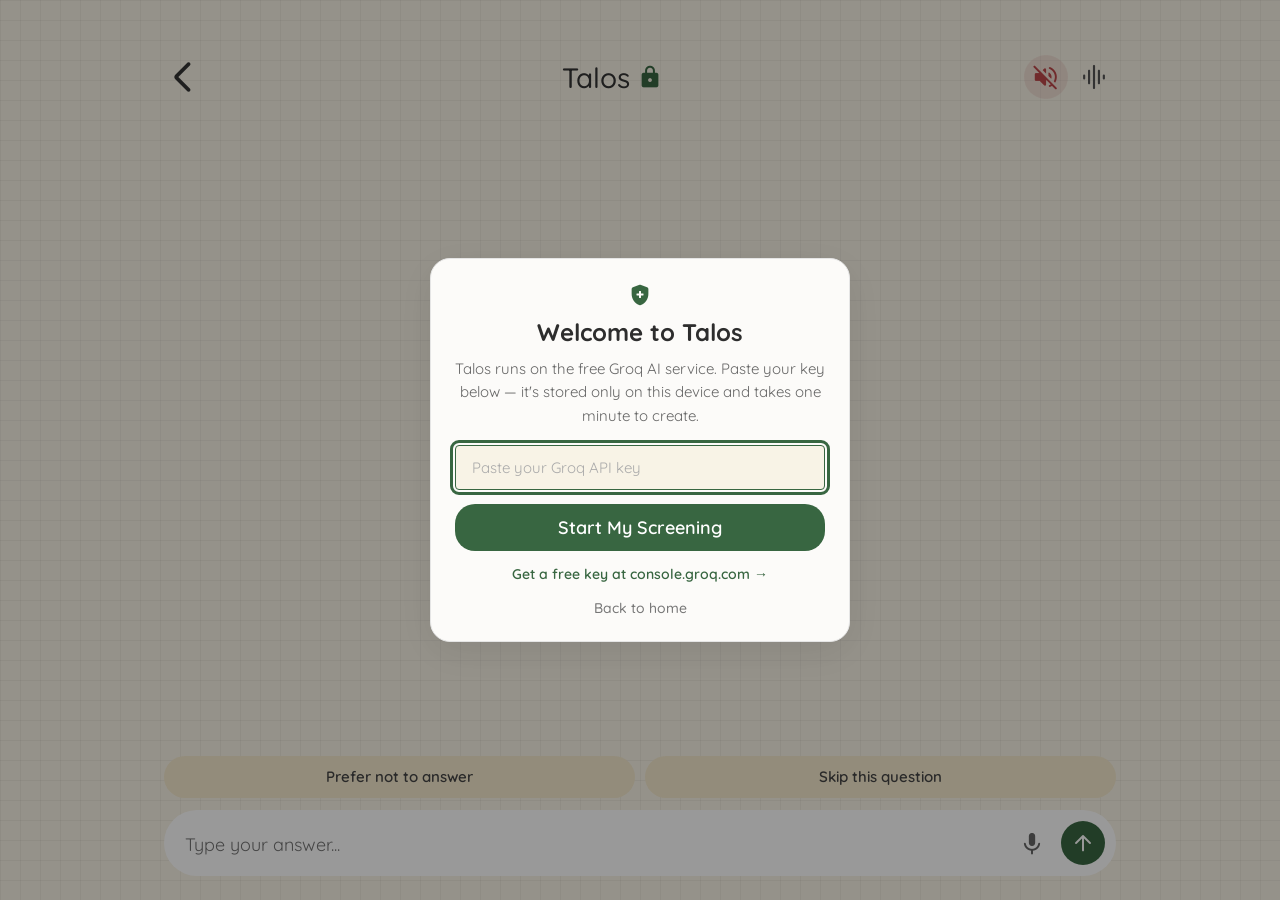
<file: html/chat.html>
<!doctype html>
<html lang="en">
<head>
    <meta charset="UTF-8" />
    <meta name="viewport" content="width=device-width, initial-scale=1.0" />
    <title>Talos Care - Chat</title>
    <link rel="stylesheet" href="../styles.css">
    <link rel="stylesheet" href="https://fonts.googleapis.com/css2?family=Material+Symbols+Rounded:opsz,wght,FILL,GRAD@48,600,1,0" />
</head>
<body class="chat-layout">
    <div class="mobile-container">

        <header class="app-header">
            <button class="back-btn" aria-label="Back" data-navigate="../index.html">
                <span class="material-symbols-rounded">arrow_back_ios_new</span>
            </button>
            <h1 class="flex-center-gap">
                Talos
                <span class="material-symbols-rounded icon-lock">lock</span>
            </h1>
            <div class="header-actions">
                <button id="muteToggleBtn" class="voice-mode-btn" title="Mute AI voice" aria-label="Mute AI voice">
                    <span class="material-symbols-rounded">volume_up</span>
                </button>
                <button id="voiceModeBtn" class="voice-mode-btn" title="Voice conversation mode" aria-label="Voice conversation mode">
                    <span class="material-symbols-rounded">graphic_eq</span>
                </button>
            </div>
        </header>

        <!-- Text chat area -->
        <main class="chat-area" id="chatContainer">
            <div class="chat-history" id="chatHistory" aria-live="polite"></div>
        </main>

        <!-- Text input -->
        <div class="chat-input-wrapper" id="inputWrapper">
            <div id="activeInputArea">
                <div class="quick-replies">
                    <button class="btn-quick-reply" data-quick-reply="Prefer not to answer" data-i18n="prefer_not">Prefer not to answer</button>
                    <button class="btn-quick-reply" data-quick-reply="Skip this question" data-i18n="skip_question">Skip this question</button>
                </div>
                <div class="input-box">
                    <textarea id="chatInput" rows="1" placeholder="Type your answer..." data-i18n-ph="type_answer"></textarea>
                    <button class="btn-mic" id="micButton" title="Voice input" aria-label="Voice input">
                        <span class="material-symbols-rounded">mic</span>
                    </button>
                    <button class="btn-send" id="sendBtn" aria-label="Send message">
                        <span class="material-symbols-rounded">arrow_upward</span>
                    </button>
                </div>
            </div>
        </div>

        <!-- Review button (hidden until complete) -->
        <button id="reviewButton" class="btn-primary w-full-btn mb-24 hidden" data-navigate="review.html">
            <span class="text-large font-bold" data-i18n="review_summary_btn">Review My Summary</span>
        </button>

    </div>

    <!-- =====================================================
         VOICE ORB OVERLAY
         Full-screen voice-to-voice interface.
         Hidden by default, shown when voice mode is active.
         ===================================================== -->
    <div id="voiceOrb" class="voice-orb-screen hidden">

        <!-- Top: AI response text -->
        <div class="orb-response-area">
            <p id="orbResponse" class="orb-response-text"></p>
        </div>

        <!-- Center: The orb -->
        <div class="orb-center">
            <div class="orb-container" id="orbContainer">
                <!-- Outer ripple rings (state-driven) -->
                <div class="orb-ring orb-ring-3"></div>
                <div class="orb-ring orb-ring-2"></div>
                <div class="orb-ring orb-ring-1"></div>
                <!-- Core orb -->
                <div class="orb-core">
                    <div class="orb-inner"></div>
                </div>
            </div>
            <p id="orbStateLabel" class="orb-state-label">Listening...</p>
        </div>

        <!-- Bottom: User transcript -->
        <div class="orb-transcript-area">
            <p id="orbTranscript" class="orb-transcript-text"></p>
        </div>

        <!-- Controls -->
        <div class="orb-controls">
            <button class="orb-close-btn" id="orbCloseBtn" aria-label="Exit voice mode" onclick="document.getElementById('voiceModeBtn').click()">
                <span class="material-symbols-rounded">close</span>
            </button>
        </div>

    </div>
    <!-- One-time welcome: shown only when no AI key is saved yet -->
    <div id="welcomeSetup" class="modal-overlay hidden" role="dialog" aria-modal="true" aria-labelledby="welcomeTitle">
        <div class="modal-box welcome-box">
            <span class="material-symbols-rounded welcome-icon">health_and_safety</span>
            <h3 id="welcomeTitle">Welcome to Talos</h3>
            <p>Talos runs on the free Groq AI service. Paste your key below — it's stored only on this device and takes one minute to create.</p>
            <input type="password" id="welcomeKeyInput" class="settings-key-input" placeholder="Paste your Groq API key" aria-label="Groq API key" autocomplete="off">
            <button class="modal-btn modal-btn-primary w-full-padded" id="btnWelcomeStart" style="margin-top:14px;">
                Start My Screening
            </button>
            <a class="welcome-link" href="https://console.groq.com/keys" target="_blank" rel="noopener">
                Get a free key at console.groq.com →
            </a>
            <button class="welcome-back" data-navigate="../index.html">Back to home</button>
        </div>
    </div>

<script src="../js/error-handler.js"></script>
    <script src="../js/i18n.js"></script>
    <script src="../js/global.js"></script>
    <script src="../js/tts.js"></script>
    <script src="../js/chat.js"></script>
</body>
</html>
</file>
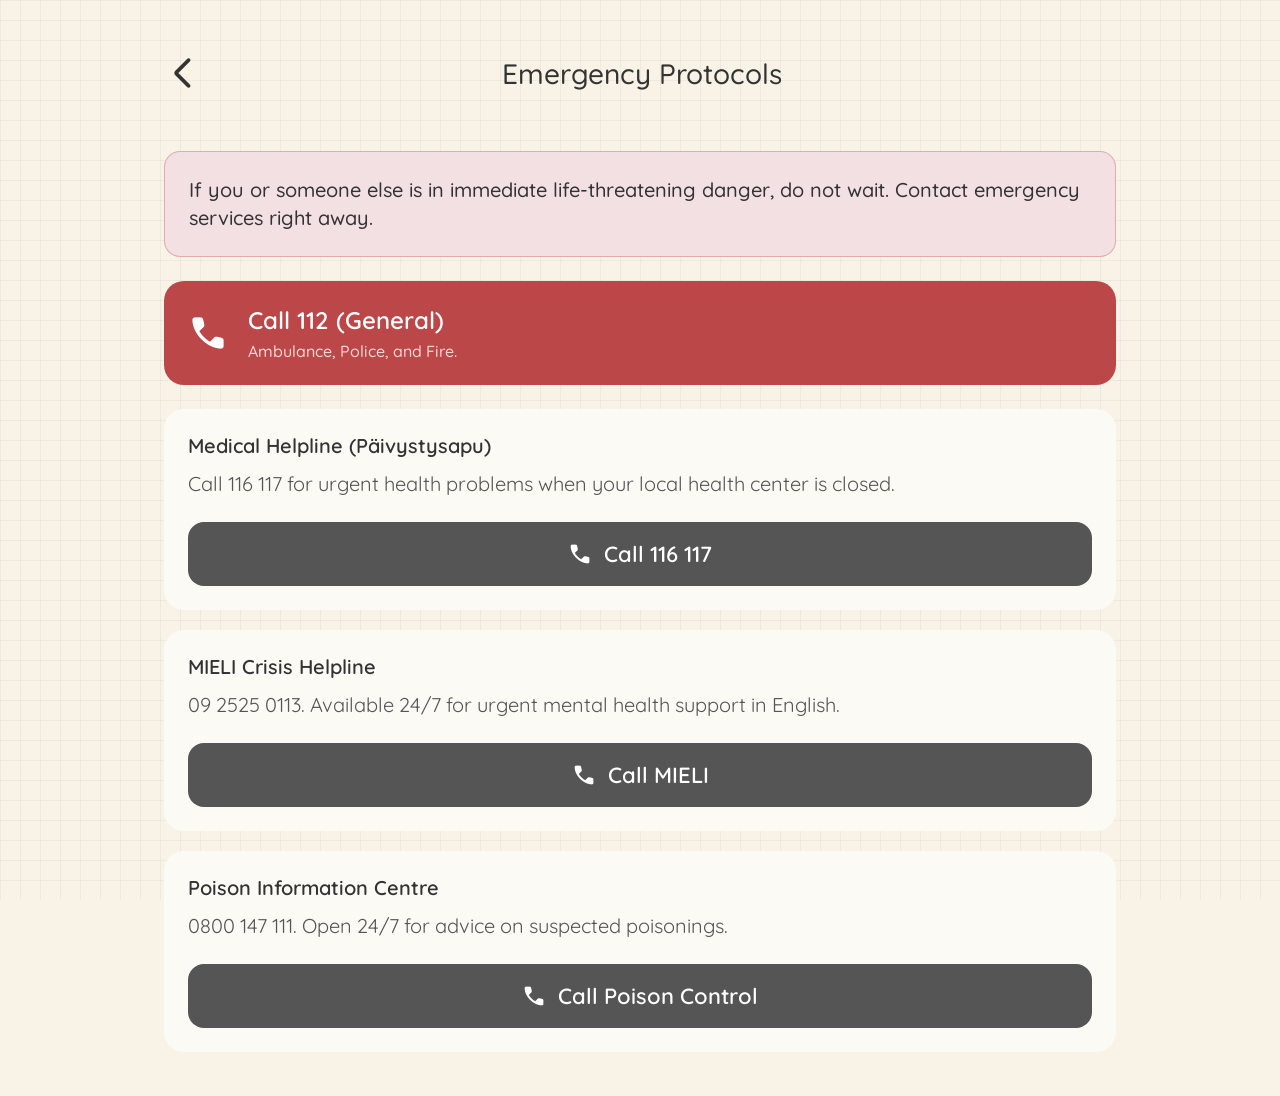
<file: html/emergency.html>
<!DOCTYPE html>
<html lang="en">
<head>
    <meta charset="UTF-8">
    <meta name="viewport" content="width=device-width, initial-scale=1.0">
    <title>Talos Care - Emergency</title>
    <link rel="stylesheet" href="../styles.css">
    <link rel="stylesheet" href="https://fonts.googleapis.com/css2?family=Material+Symbols+Rounded:opsz,wght,FILL,GRAD@48,600,1,0" />
</head>
<body>
    <div class="mobile-container">
        <header class="app-header">
            <button class="back-btn" aria-label="Back" data-navigate="../index.html">
                <span class="material-symbols-rounded">arrow_back_ios_new</span>
            </button>
            <h1 data-i18n="emergency_protocols">Emergency Protocols</h1>
            <div class="spacer"></div> 
        </header>

        <main>
            <div class="warning-banner">
                <p data-i18n="emergency_warning">If you or someone else is in immediate life-threatening danger, do not wait. Contact emergency services right away.</p>
            </div>

            <a class="btn-danger" href="tel:112">
                <span class="material-symbols-rounded">call</span>
                <div class="btn-danger-text">
                    <h3>Call 112 (General)</h3>
                    <p>Ambulance, Police, and Fire.</p>
                </div>
            </a>

            <div class="support-card">
                <h3>Medical Helpline (Päivystysapu)</h3>
                <p>Call 116 117 for urgent health problems when your local health center is closed.</p>
                <a class="btn-card-action" href="tel:116117">
                     <span class="material-symbols-rounded">call</span>Call 116 117</a>
            </div>

            <div class="support-card">
                <h3>MIELI Crisis Helpline</h3>
                <p>09 2525 0113. Available 24/7 for urgent mental health support in English.</p>
                <a class="btn-card-action" href="tel:+358925250113">
                    <span class="material-symbols-rounded">call</span>Call MIELI
                </a>
            </div>

            <div class="support-card">
                <h3>Poison Information Centre</h3>
                <p>0800 147 111. Open 24/7 for advice on suspected poisonings.</p>
                <a class="btn-card-action" href="tel:0800147111">
                    <span class="material-symbols-rounded">call</span>Call Poison Control
                </a>
            </div>
        </main>
    </div>
    <script src="../js/error-handler.js"></script>
    <script src="../js/i18n.js"></script>
    <script src="../js/global.js"></script>
</body>
</html>
</file>
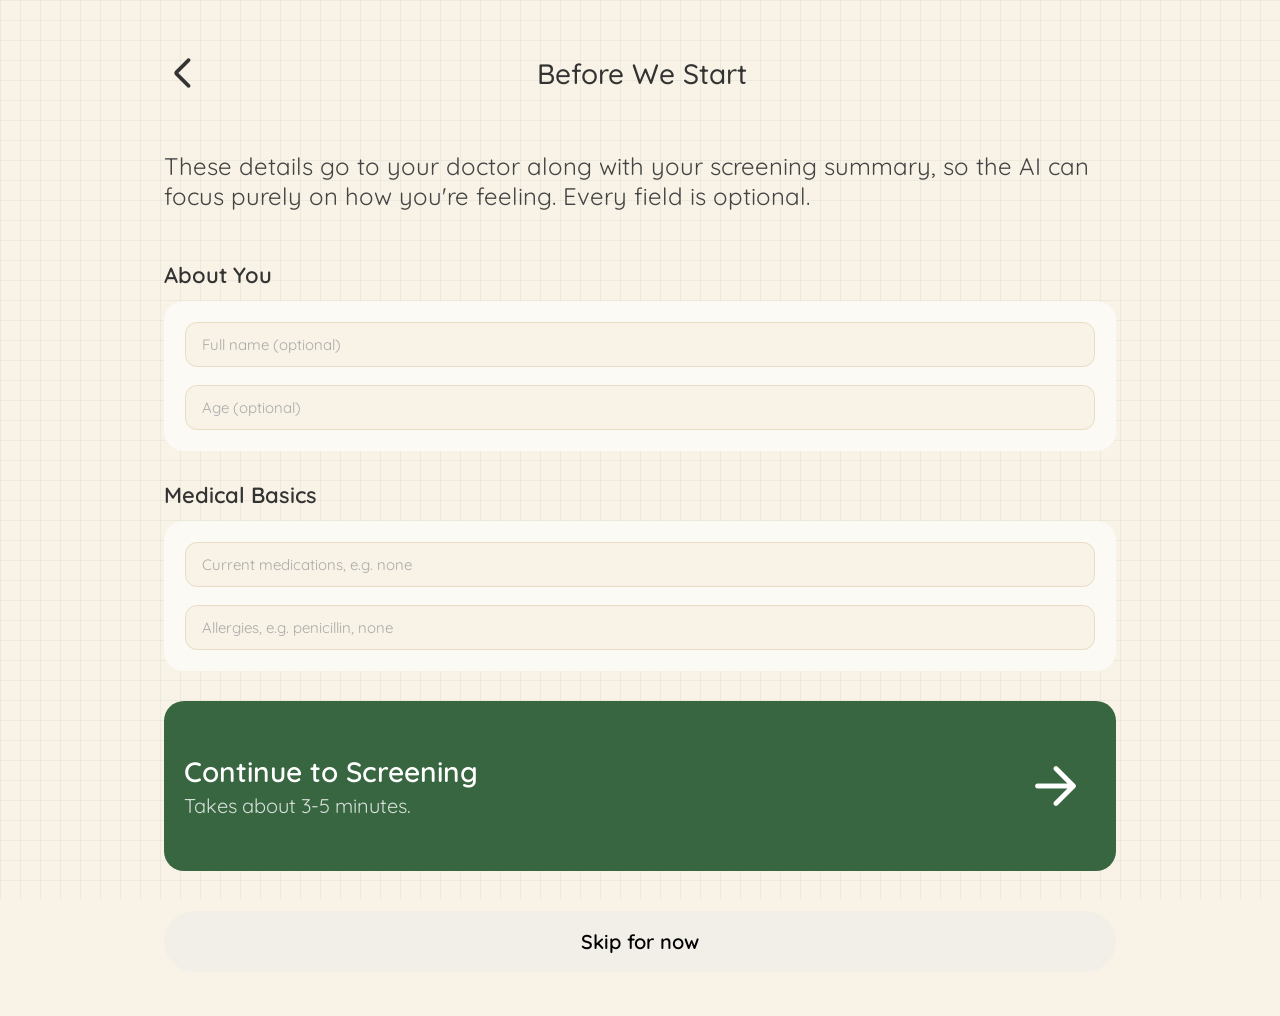
<file: html/intake.html>
<!DOCTYPE html>
<html lang="en">
<head>
    <meta charset="UTF-8">
    <meta name="viewport" content="width=device-width, initial-scale=1.0">
    <title>Talos Care - Intake</title>
    <link rel="stylesheet" href="../styles.css">
    <link rel="stylesheet" href="https://fonts.googleapis.com/css2?family=Material+Symbols+Rounded:opsz,wght,FILL,GRAD@48,600,1,0" />
</head>
<body>
    <div class="mobile-container">
        <header class="app-header">
            <button class="back-btn" aria-label="Back" data-navigate="../index.html">
                <span class="material-symbols-rounded">arrow_back_ios_new</span>
            </button>
            <h1 data-i18n="intake_title">Before We Start</h1>
            <div class="spacer"></div>
        </header>

        <main>
            <div class="greeting-section">
                <p data-i18n="intake_intro">These details go to your doctor along with your screening summary, so the AI can focus purely on how you're feeling. Every field is optional.</p>
            </div>

            <div class="settings-group">
                <h3 class="settings-title" data-i18n="intake_about_you">About You</h3>
                <div class="settings-card">
                    <div class="settings-row settings-row-column">
                        <input type="text" id="intakeName" class="settings-key-input" placeholder="Full name (optional)" data-i18n-ph="ph_name" autocomplete="name" style="margin-bottom:8px;">
                        <input type="number" id="intakeAge" class="settings-key-input" placeholder="Age (optional)" data-i18n-ph="ph_age" min="1" max="120">
                    </div>
                </div>
            </div>

            <div class="settings-group">
                <h3 class="settings-title" data-i18n="intake_medical">Medical Basics</h3>
                <div class="settings-card">
                    <div class="settings-row settings-row-column">
                        <input type="text" id="intakeMedications" class="settings-key-input" placeholder="Current medications, e.g. none" data-i18n-ph="ph_medications" autocomplete="off" style="margin-bottom:8px;">
                        <input type="text" id="intakeAllergies" class="settings-key-input" placeholder="Allergies, e.g. penicillin, none" data-i18n-ph="ph_allergies" autocomplete="off">
                    </div>
                </div>
            </div>

            <button class="btn-primary" id="btnStartScreening">
                <div class="btn-text">
                    <h3 data-i18n="intake_continue">Continue to Screening</h3>
                    <p data-i18n="takes_minutes">Takes about 3-5 minutes.</p>
                </div>
                <span class="material-symbols-rounded">arrow_forward</span>
            </button>

            <div class="settings-row justify-center">
                <button class="btn-action-light" id="btnSkipIntake" data-i18n="intake_skip">Skip for now</button>
            </div>
        </main>
    </div>

    <script src="../js/error-handler.js"></script>
    <script src="../js/i18n.js"></script>
    <script src="../js/global.js"></script>
    <script>
    document.addEventListener('DOMContentLoaded', () => {
        // Prefill from a previous session
        const saved = JSON.parse(localStorage.getItem('talosIntake') || '{}');
        if (saved.patientName)  document.getElementById('intakeName').value        = saved.patientName;
        if (saved.age)          document.getElementById('intakeAge').value         = saved.age;
        if (saved.medications)  document.getElementById('intakeMedications').value = saved.medications;
        if (saved.allergies)    document.getElementById('intakeAllergies').value   = saved.allergies;

        document.getElementById('btnStartScreening').addEventListener('click', () => {
            const intake = {
                patientName: document.getElementById('intakeName').value.trim(),
                age:         document.getElementById('intakeAge').value.trim(),
                medications: document.getElementById('intakeMedications').value.trim(),
                allergies:   document.getElementById('intakeAllergies').value.trim(),
                savedAt:     new Date().toISOString()
            };
            localStorage.setItem('talosIntake', JSON.stringify(intake));
            navigateTo('chat.html');
        });

        document.getElementById('btnSkipIntake').addEventListener('click', () => {
            navigateTo('chat.html');
        });
    });
    </script>
</body>
</html>
</file>
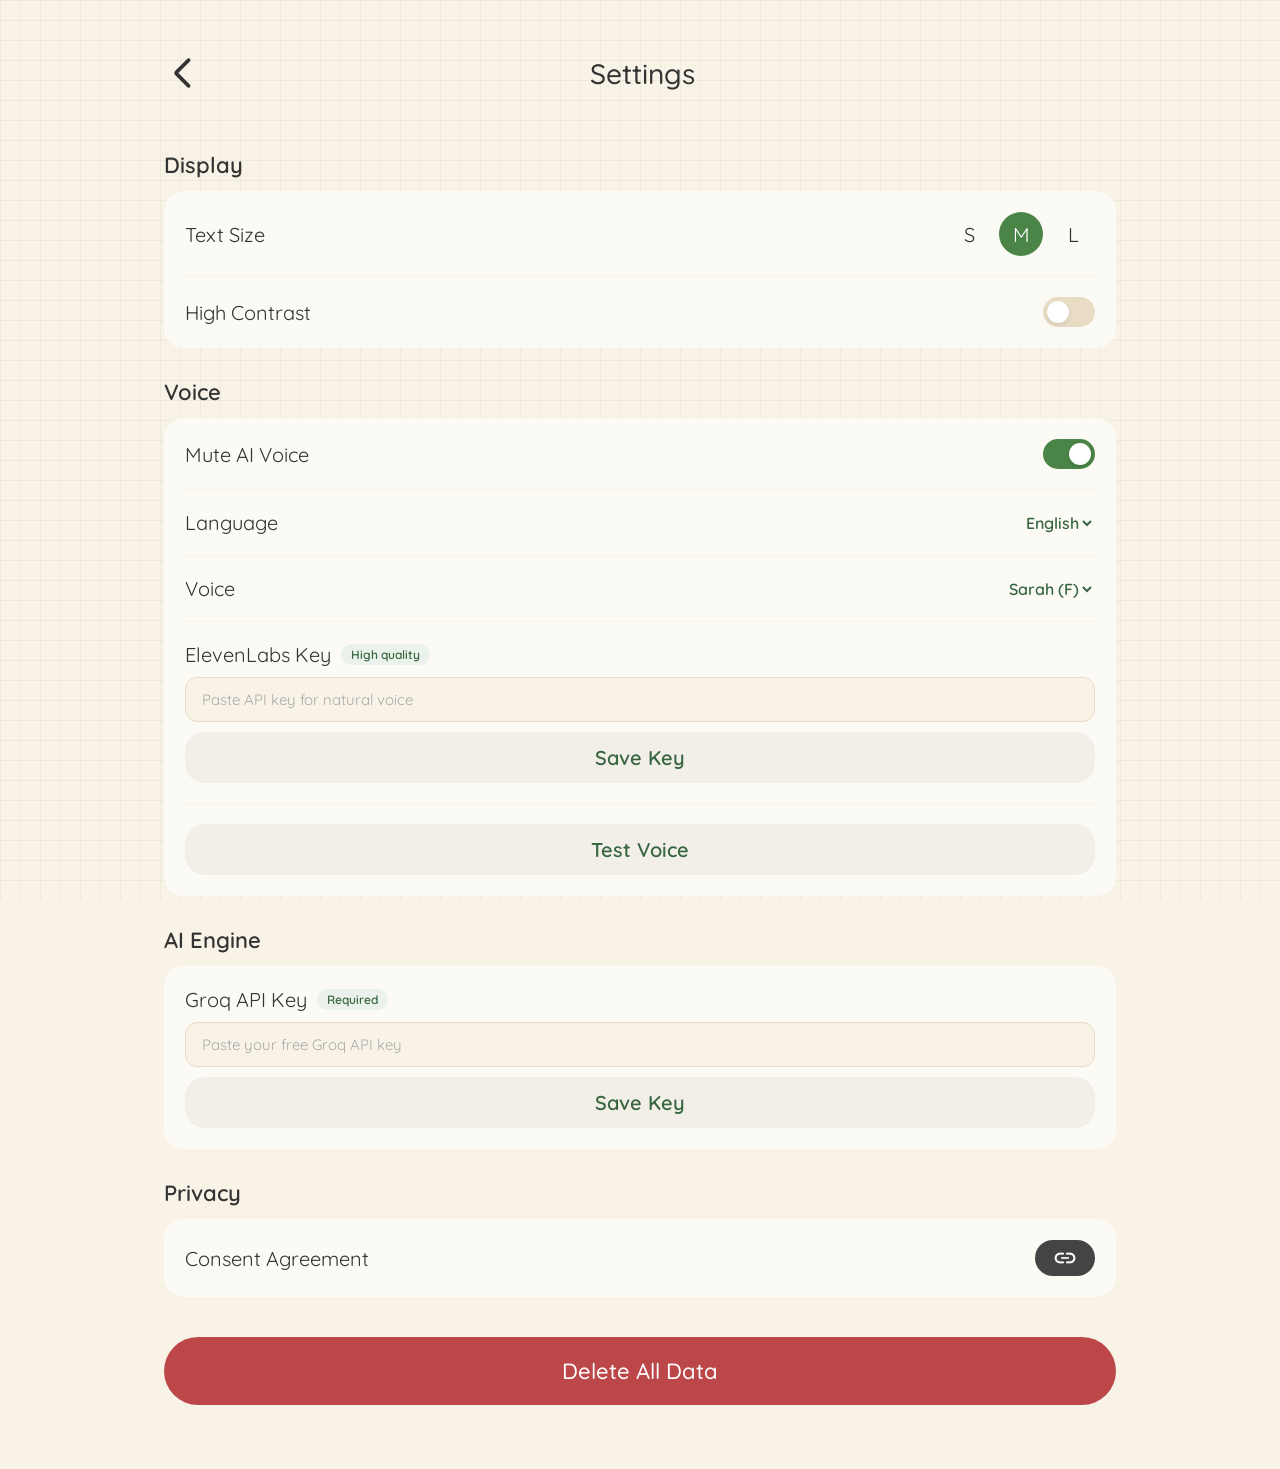
<file: html/settings.html>
<!DOCTYPE html>
<html lang="en">
<head>
    <meta charset="UTF-8">
    <meta name="viewport" content="width=device-width, initial-scale=1.0">
    <title>Talos Care - Settings</title>
    <link rel="stylesheet" href="../styles.css">
    <link rel="stylesheet" href="https://fonts.googleapis.com/css2?family=Material+Symbols+Rounded:opsz,wght,FILL,GRAD@48,600,1,0" />
</head>
<body>
    <div class="mobile-container">
        <header class="app-header">
            <button class="back-btn" aria-label="Back" data-navigate="../index.html">
                <span class="material-symbols-rounded">arrow_back_ios_new</span>
            </button>
            <h1 data-i18n="set_title">Settings</h1>
            <div class="spacer"></div>
        </header>

        <main>

            <div class="settings-group">
                <h3 class="settings-title" data-i18n="set_display">Display</h3>
                <div class="settings-card">
                    <div class="settings-row">
                        <span data-i18n="set_text_size">Text Size</span>
                        <div class="size-selector" role="group" aria-label="Text size">
                            <button data-size="S" aria-label="Small text">S</button>
                            <button class="active" data-size="M" aria-label="Medium text" aria-pressed="true">M</button>
                            <button data-size="L" aria-label="Large text">L</button>
                        </div>
                    </div>
                    <div class="settings-divider"></div>
                    <div class="settings-row">
                        <span data-i18n="set_contrast">High Contrast</span>
                        <label class="toggle-switch">
                            <input type="checkbox" id="contrastToggle">
                            <span class="slider"></span>
                        </label>
                    </div>
                </div>
            </div>

            <div class="settings-group">
                <h3 class="settings-title" data-i18n="set_voice">Voice</h3>
                <div class="settings-card">
                    <div class="settings-row">
                        <span data-i18n="set_mute">Mute AI Voice</span>
                        <label class="toggle-switch">
                            <input type="checkbox" id="silentModeToggle">
                            <span class="slider"></span>
                        </label>
                    </div>
                    <div class="settings-divider"></div>
                    <div class="settings-row">
                        <span data-i18n="set_language">Language</span>
                        <select id="languageSelect" class="settings-dropdown">
                            <option value="en-US">English</option>
                            <option value="fi-FI">Suomi</option>
                            <option value="sv-SE">Svenska</option>
                            <option value="es-ES">Español</option>
                            <option value="fr-FR">Français</option>
                            <option value="de-DE">Deutsch</option>
                            <option value="pt-PT">Português</option>
                            <option value="hi-IN">हिन्दी</option>
                            <option value="ar-SA">العربية</option>
                            <option value="zh-CN">中文</option>
                        </select>
                    </div>
                    <div class="settings-divider"></div>
                    <div class="settings-row">
                        <span>Voice</span>
                        <select id="voiceTypeSelect" class="settings-dropdown">
                            <option value="female">Sarah (F)</option>
                            <option value="male">Liam (M)</option>
                            <option value="neutral">Bill (N)</option>
                        </select>
                    </div>
                    <div class="settings-divider"></div>
                    <div class="settings-row settings-row-column">
                        <div class="settings-key-header">
                            <span>ElevenLabs Key</span>
                            <span class="settings-badge">High quality</span>
                        </div>

                        <!-- State A: No key saved — show plain input -->
                        <div id="keyStateEmpty" style="width:100%; display:none;">
                            <input type="password" id="elevenLabsKeyInput" class="settings-key-input" placeholder="Paste API key for natural voice" aria-label="ElevenLabs API key" autocomplete="off">
                            <button class="btn-action-light btn-green-text w-full-padded" id="btnSaveKey" style="margin-top:10px;">
                                Save Key
                            </button>
                        </div>

                        <!-- State B: Key already saved — show masked pill + edit button -->
                        <div id="keyStateSaved" style="width:100%; display:none;">
                            <div class="settings-key-saved-row">
                                <span class="settings-key-masked" id="keyMaskedDisplay">••••••••••••••••••••</span>
                                <button class="settings-key-edit-btn" id="btnEditKey">Edit</button>
                            </div>
                        </div>
                    </div>
                    <div class="settings-divider"></div>
                    <div class="settings-row justify-center">
                        <button class="btn-action-light btn-green-text w-full-padded" id="btnTestVoice">
                            Test Voice
                        </button>
                    </div>
                </div>
            </div>

            <div class="settings-group">
                <h3 class="settings-title">AI Engine</h3>
                <div class="settings-card">
                    <div class="settings-row settings-row-column">
                        <div class="settings-key-header">
                            <span>Groq API Key</span>
                            <span class="settings-badge">Required</span>
                        </div>

                        <div id="groqStateEmpty" style="width:100%; display:none;">
                            <input type="password" id="groqKeyInput" class="settings-key-input" placeholder="Paste your free Groq API key" aria-label="Groq API key" autocomplete="off">
                            <button class="btn-action-light btn-green-text w-full-padded" id="btnSaveGroqKey" style="margin-top:10px;">
                                Save Key
                            </button>
                        </div>

                        <div id="groqStateSaved" style="width:100%; display:none;">
                            <div class="settings-key-saved-row">
                                <span class="settings-key-masked">••••••••••••••••••••</span>
                                <button class="settings-key-edit-btn" id="btnEditGroqKey">Edit</button>
                            </div>
                        </div>
                    </div>
                </div>
            </div>

            <div class="settings-group">
                <h3 class="settings-title" data-i18n="set_privacy">Privacy</h3>
                <div class="settings-card">
                    <div class="settings-row">
                        <span>Consent Agreement</span>
                        <button class="btn-icon-green" id="btnConsent" aria-label="Open consent agreement">
                            <span class="material-symbols-rounded">link</span>
                        </button>
                    </div>
                </div>
            </div>

            <button class="btn-delete" id="btnDeleteLocalData" data-i18n="delete_all">Delete All Data</button>

        </main>
    </div>

    <!-- ElevenLabs Key Update Modal -->
    <div id="keyUpdateModal" class="modal-overlay hidden" role="dialog" aria-modal="true" aria-labelledby="keyUpdateTitle">
        <div class="modal-box">
            <h3 id="keyUpdateTitle">Update API Key?</h3>
            <p>Do you want to replace your saved ElevenLabs key with a new one?</p>
            <input type="password" id="elevenLabsKeyInputModal" class="settings-key-input" placeholder="Paste new API key" aria-label="New ElevenLabs API key" autocomplete="off" style="margin-bottom: 16px;">
            <div class="modal-buttons">
                <button class="modal-btn modal-btn-primary" id="btnConfirmKeyUpdate">Yes, Update</button>
                <button class="modal-btn modal-btn-outline" id="btnCancelKeyUpdate">Cancel</button>
            </div>
        </div>
    </div>

    <script>
    // ElevenLabs key state UI (runs after DOM is ready)
    document.addEventListener('DOMContentLoaded', () => {
        const savedKey     = localStorage.getItem('elevenLabsKey');
        const stateEmpty   = document.getElementById('keyStateEmpty');
        const stateSaved   = document.getElementById('keyStateSaved');
        const modal        = document.getElementById('keyUpdateModal');
        const modalInput   = document.getElementById('elevenLabsKeyInputModal');

        function showSavedState() {
            stateEmpty.style.display = 'none';
            stateSaved.style.display = 'block';
        }
        function showEmptyState() {
            stateEmpty.style.display = 'block';
            stateSaved.style.display = 'none';
        }

        // Init: show correct state
        if (savedKey) { showSavedState(); } else { showEmptyState(); }

        // Save new key (empty state)
        document.getElementById('btnSaveKey')?.addEventListener('click', () => {
            const val = document.getElementById('elevenLabsKeyInput').value.trim();
            if (!val) return;
            localStorage.setItem('elevenLabsKey', val);
            document.getElementById('elevenLabsKeyInput').value = '';
            showSavedState();
        });

        // Open update modal (saved state)
        document.getElementById('btnEditKey')?.addEventListener('click', () => {
            modalInput.value = '';
            modal.classList.remove('hidden');
            setTimeout(() => modalInput.focus(), 100);
        });

        // Confirm update
        document.getElementById('btnConfirmKeyUpdate')?.addEventListener('click', () => {
            const val = modalInput.value.trim();
            if (!val) return;
            localStorage.setItem('elevenLabsKey', val);
            modal.classList.add('hidden');
            showSavedState();
        });

        // Cancel modal
        document.getElementById('btnCancelKeyUpdate')?.addEventListener('click', () => {
            modal.classList.add('hidden');
        });

        // Close modal on backdrop click or Escape
        modal?.addEventListener('click', (e) => {
            if (e.target === modal) modal.classList.add('hidden');
        });
        document.addEventListener('keydown', (e) => {
            if (e.key === 'Escape' && !modal.classList.contains('hidden')) modal.classList.add('hidden');
        });

        // Groq AI key (same two-state pattern; Edit re-opens the input)
        const groqEmpty = document.getElementById('groqStateEmpty');
        const groqSaved = document.getElementById('groqStateSaved');
        function refreshGroqState(editing) {
            const has = !!localStorage.getItem('talosApiKey');
            groqEmpty.style.display = (has && !editing) ? 'none' : 'block';
            groqSaved.style.display = (has && !editing) ? 'block' : 'none';
        }
        refreshGroqState(false);

        document.getElementById('btnSaveGroqKey')?.addEventListener('click', () => {
            const val = document.getElementById('groqKeyInput').value.trim();
            if (!val) return;
            localStorage.setItem('talosApiKey', val);
            document.getElementById('groqKeyInput').value = '';
            refreshGroqState(false);
        });

        document.getElementById('btnEditGroqKey')?.addEventListener('click', () => {
            refreshGroqState(true);
            document.getElementById('groqKeyInput').focus();
        });
    });
    </script>
<script src="../js/error-handler.js"></script>
    <script src="../js/i18n.js"></script>
    <script src="../js/global.js"></script>
    <script src="../js/tts.js"></script>
    <script src="../js/settings.js"></script>
</body>
</html>
</file>
<file: styles.css>
@import url('https://fonts.googleapis.com/css2?family=Quicksand:wght@300..700&display=swap');

/* =========================================
   00. UTILITY CLASSES (Replaces inline HTML styles)
   ========================================= */
.hidden { display: none !important; }
.flex-center-gap { display: flex; align-items: center; gap: 8px; }
.justify-center { justify-content: center !important; }
.w-full-btn { 
    width: calc(100% - 48px) !important; 
    height: 60px !important; 
    justify-content: center !important; 
    border-radius: 30px !important; 
    margin: 0 24px 24px 24px !important; 
    padding: 0 !important; 
}
.w-full-btn-rounded { 
    height: 60px !important; 
    justify-content: center !important; 
    border-radius: 30px !important; 
    padding: 0 !important; 
}
.w-full-padded { 
    width: 100% !important; 
    border-radius: 20px !important; 
    padding: 12px !important; 
    height: auto !important; 
}
.mb-24 { margin-bottom: 24px !important; }
.mb-0 { margin-bottom: 0 !important; }
.mt-10 { margin-top: 10px !important; }
.text-large { font-size: 22px !important; }
.font-bold { font-weight: 600 !important; }
.italic-gray { font-style: italic; color: #666; }
.text-green-large { color: #386641; font-size: 24px; }

/* =========================================
   01. RESETS & GLOBALS
   ========================================= */
* {
    font-family: 'Quicksand', sans-serif;
    box-sizing: border-box;
    margin: 0;
    padding: 0;
}

.material-symbols-rounded {
    font-variation-settings: 'FILL' 1, 'wght' 600, 'GRAD' 0, 'opsz' 48;
}

::selection {
    background-color: #386641; 
    color: white;
}

button {
    transition: transform 0.1s ease, background-color 0.2s ease;
}

button:active {
    transform: scale(0.99); 
}

/* =========================================
   02. BASE LAYOUT & BACKGROUND
   ========================================= */
body {
    background-color: #F8F3E6;
    background-image:
        linear-gradient(to right, rgba(0, 0, 0, 0.04) 1px, transparent 1px),
        linear-gradient(to bottom, rgba(0,0,0,0.04) 1px, transparent 1px);
    background-size: 20px 20px;
    background-attachment: fixed;
    display: flex;
    justify-content: center;
    align-items: flex-start;
    min-height: 100vh;
    overflow-y: scroll; 
    scrollbar-gutter: stable; 
}

.mobile-container {
    width: 100%;
    max-width: 1000px;
    display: flex;
    flex-direction: column;
}

main {
    flex: 1;
    margin: 0 24px 24px 24px; 
}

/* =========================================
   03. PAGE TRANSITION ANIMATIONS
   ========================================= */
body {
    animation: fadeIn 0.4s ease-out forwards;
    opacity: 0; 
}

@keyframes fadeIn {
    from { opacity: 0; transform: translateY(10px); }
    to { opacity: 1; transform: translateY(0); }
}

.fade-out {
    animation: fadeOut 0.3s ease-in forwards !important;
}

@keyframes fadeOut {
    from { opacity: 1; transform: translateY(0); }
    to { opacity: 0; transform: translateY(-10px); } 
}

/* =========================================
   04. GLOBAL HEADER
   ========================================= */
.app-header {
    display: flex;
    justify-content: space-between;
    align-items: center;
    position: sticky;
    top: 0;
    background-color: transparent; 
    width: 100%;
    z-index: 100; 
    padding-top: 55px;
    padding-bottom: 25px;
    padding-left: 24px;
    padding-right: 24px;
    margin-bottom: 35px;
}

.app-header::before {
    content: '';
    position: absolute;
    top: 0;
    left: 50%;
    transform: translateX(-50%);
    width: 100vw; 
    height: 100%;
    background-color: transparent;
    z-index: -1; 
    transition: background-color 0.3s ease, box-shadow 0.3s ease;
}

.app-header.scrolled::before {
    background-color: #F8F3E6; 
    box-shadow: rgba(0, 0, 0, 0.08) 0px 1px 4px;
}

.app-header h1 {
    font-size: 28px;
    font-weight: 500;
    color: #333;
}

.spacer {
    width: 32px; 
}

.settings-btn, .back-btn {
    background: none;
    border: none;
    cursor: pointer;
    color: #333;
    display: flex;
    align-items: center;
}

.settings-btn .material-symbols-rounded { font-size: 44px; }
.back-btn .material-symbols-rounded { font-size: 36px; }
.icon-lock { color: #386641; font-size: 32px; }

/* =========================================
   05. HOME PAGE
   ========================================= */
.greeting-section { margin-bottom: 50px; }
.greeting-section h2 { font-size: 30px; font-weight: 600; color: #333; margin-bottom: 10px; }
.greeting-section p { font-size: 24px; color: #444; }

.btn-primary {
    width: 100%; height: 170px; background-color: #386641; color: white; border: none;
    border-radius: 20px; padding: 20px; display: flex; justify-content: space-between;
    align-items: center; cursor: pointer; margin-bottom: 20px; text-align: left;
    transition: background-color 0.2s ease;
}

.btn-primary:hover { background-color: #223d27; }
.btn-primary h3 { font-size: 28px; font-weight: 600; margin-bottom: 4px; }
.btn-primary p { font-size: 20px; color: #d7e0d9; }
.btn-primary .material-symbols-rounded { padding-right: 10px; font-size: 60px; }

.secondary-actions { display: flex; gap: 16px; width: 100%; }
.btn-secondary {
    flex: 1; min-width: 0; word-wrap: break-word; overflow: hidden;
    background-color: #FCFAF5; min-height: 170px; border-radius: 20px;
    padding: 20px; display: flex; flex-direction: column; align-items: flex-start;
    cursor: pointer; text-align: left; transition: background-color 0.2s ease;
}

.btn-secondary h3 { font-size: 24px; font-weight: 600; line-height: 1.2; width: 100%; hyphens: auto; }
.btn-secondary .material-symbols-rounded { font-size: 60px; margin-bottom: 24px; }
.btn-past { border: 2.5px solid #333; color: #333; }
.btn-past:hover { background-color: #F5E9CC; }
.btn-emergency { border: 2.5px solid #BC4749; color: #BC4749; }
.btn-emergency:hover { background-color: #F5E9CC; }

/* =========================================
   06. EMERGENCY PROTOCOLS PAGE
   ========================================= */
.warning-banner { background-color: #F3E0E2; padding: 24px; border-radius: 16px; margin-bottom: 24px; border: 1px solid rgba(188, 71, 73, 0.35); }
.warning-banner p { font-size: 20px; color: #333; line-height: 1.4; font-weight: 500; }
.btn-danger { width: 100%; background-color: #BC4749; color: white; border: none; border-radius: 20px; padding: 24px; display: flex; align-items: center; gap: 20px; cursor: pointer; margin-bottom: 24px; text-align: left; }
.btn-danger-text h3 { font-size: 24px; font-weight: 600; margin-bottom: 6px; }
.btn-danger-text p { font-weight: 500; font-size: 16px; color: #F0D5D6; }
.btn-danger .material-symbols-rounded { font-size: 40px; }
.support-card { background-color: #FCFAF5; border-radius: 20px; padding: 24px; margin-bottom: 20px; display: flex; flex-direction: column; gap: 12px; }
.support-card h3 { font-size: 20px; font-weight: 600; color: #333; }
.support-card p { font-size: 20px; color: #555; line-height: 1.4; margin-bottom: 12px; }
.btn-card-action { display: flex; align-items: center; justify-content: center; gap: 12px; width: 100%; background-color: #555; color: #fff; border: none; border-radius: 16px; padding: 18px; font-size: 22px; font-weight: 600; cursor: pointer; transition: background-color 0.2s ease; }
.btn-card-action:hover { background-color: #386641; }

/* =========================================
   07. SETTINGS PAGE
   ========================================= */
.settings-group { margin-bottom: 30px; }
.settings-title { font-size: 22px; font-weight: 600; color: #333; margin-bottom: 12px; }
.settings-card { background-color: #FCFAF5; border-radius: 20px; padding: 0 20px; display: flex; flex-direction: column; border: 1px solid transparent; }
.settings-row { display: flex; justify-content: space-between; align-items: center; padding: 20px 0; font-size: 20px; color: #333; }
.settings-divider { height: 1px; background-color: #F8F3E6; width: 100%; }
.size-selector { display: flex; gap: 8px; align-items: center; font-size: 20px; color: #333; }
.size-selector button { cursor: pointer; background: none; border: none; font: inherit; color: inherit; width: 44px; height: 44px; display: flex; justify-content: center; align-items: center; border-radius: 50%; }
.size-selector button.active { background-color: #4A8446; color: white; }
.voice-selector { display: flex; align-items: center; gap: 8px; cursor: pointer; }
.voice-selector .material-symbols-rounded { font-size: 28px; }
.btn-icon-green { background-color: #444; color: white; border: none; border-radius: 20px; width: 60px; height: 36px; display: flex; justify-content: center; align-items: center; cursor: pointer; }
.btn-delete { width: 100%; background-color: #BC4749; color: white; border: none; border-radius: 50px; padding: 20px; font-size: 22px; font-weight: 500; cursor: pointer; margin-top: 10px; margin-bottom: 40px; transition: background-color 0.2s ease; }
.btn-delete:hover { background-color: #92383a; }
.toggle-switch { position: relative; display: inline-block; width: 52px; height: 30px; }
.toggle-switch input { opacity: 0; width: 0; height: 0; }
.slider { position: absolute; cursor: pointer; top: 0; left: 0; right: 0; bottom: 0; background-color: #E8DCC4; transition: .4s; border-radius: 34px; }
.slider:before { position: absolute; content: ""; height: 22px; width: 22px; left: 4px; bottom: 4px; background-color: white; transition: .4s; border-radius: 50%; box-shadow: 0 2px 4px rgba(0,0,0,0.1); }
input:checked + .slider { background-color: #4A8446; }
input:checked + .slider:before { transform: translateX(22px); }
.settings-dropdown { background-color: transparent; border: none; color: #386641; font-family: inherit; font-size: 16px; font-weight: 600; text-align: right; outline: none; cursor: pointer; }
body.high-contrast .settings-dropdown { color: #FFFFFF; }
body.high-contrast .settings-dropdown option { color: #000000; }

/* =========================================
   08. PAST SUMMARIES PAGE
   ========================================= */
.security-card { display: block !important; background-color: #F2EFE8 !important; padding: 20px !important; border-radius: 16px !important; margin-bottom: 24px !important; border: 1px solid #E8DCC4 !important; }
.security-card p { font-size: 18px !important; color: #555 !important; line-height: 1.5 !important; display: block !important; }
.summary-list { display: flex; flex-direction: column; gap: 16px; }
.summary-card { background-color: #FCFAF5; border-radius: 20px; padding: 20px; transition: background-color 0.2s ease; }
.summary-header { cursor: pointer; display: flex; flex-direction: column; gap: 12px; }
.summary-meta { display: flex; justify-content: space-between; align-items: center; }
.tag-green { background-color: #5B9B43; color: white; font-size: 14px; font-weight: 600; padding: 6px 12px; border-radius: 20px; }
.summary-date { font-size: 14px; color: #666; text-transform: uppercase; font-weight: 500; }
.summary-title-row { display: flex; justify-content: space-between; align-items: center; }
.summary-title-row h3 { font-size: 20px; font-weight: 600; color: #333; }
.expand-icon { font-size: 32px; color: #333; transition: transform 0.2s ease; }
.summary-content { display: none; margin-top: 16px; padding-top: 16px; border-top: 1px solid #E8DCC4; }
.summary-content p { font-size: 16px; color: #444; margin-bottom: 12px; line-height: 1.4; }
.summary-content strong { color: #333; }
.summary-card.expanded .summary-content { display: block; animation: fadeIn 0.3s ease-in-out; }
.btn-outline-danger { width: 100%; background: transparent; color: #BC4749; border: 1.5px solid #BC4749; border-radius: 50px; padding: 16px; font-size: 16px; font-weight: 500; cursor: pointer; margin-top: 12px; transition: background-color 0.2s ease, transform 0.1s ease; }
.btn-outline-danger:hover { background-color: #F9EBEB; }

/* =========================================
   09. CHAT INTERFACE
   ========================================= */
body.chat-layout, body.fixed-page { position: fixed; top: 0; bottom: 0; left: 0; right: 0; height: 100%; min-height: 100%; overflow: hidden; }
body.chat-layout .mobile-container { height: 100%; display: flex; flex-direction: column; }
body.chat-layout .app-header { position: relative; z-index: 100; flex-shrink: 0; margin-bottom: 0; padding-bottom: 15px; transition: background-color 0.3s ease, box-shadow 0.3s ease; }
body.chat-layout .app-header.scrolled { background-color: #F8F3E6; box-shadow: 0px 4px 10px rgba(0, 0, 0, 0.05); }
body.chat-layout .app-header::before { display: block; }
.chat-area { flex: 1; overflow-y: auto; display: flex; flex-direction: column; padding-top: 10px; margin: 0 24px; }
.chat-history { display: flex; flex-direction: column; gap: 12px; padding-bottom: 20px; }
.chat-input-wrapper { position: static; flex-shrink: 0; padding: 10px 24px 24px 24px; background: transparent; margin: 0; }
.chat-input-wrapper::before { display: none; }
.message { padding: 14px 18px; border-radius: 20px; font-size: 18px; max-width: 85%; line-height: 1.4; word-wrap: break-word; }
.ai-message { background-color: #F2EFE8; color: #333; align-self: flex-start; border-bottom-left-radius: 4px; }
.user-message { background-color: #386641; color: white; align-self: flex-end; border-bottom-right-radius: 4px; }
.system-message { background-color: #FCFAF5; border: 1px solid #E8DCC4; color: #333; align-self: stretch; max-width: 100%; }
.quick-replies { display: flex; gap: 10px; margin-bottom: 12px; width: 100%; }
.quick-replies::-webkit-scrollbar { display: none; } 
.btn-quick-reply { flex: 1; background-color: #F5E9CC; color: #444; border: none; padding: 12px 8px; border-radius: 50px; font-size: 15px; font-weight: 600; text-align: center; cursor: pointer; line-height: 1.2; }
.input-box { display: flex; align-items: flex-end; background-color: white; border-radius: 33px; padding: 10px 10px 10px 20px; border: 1px solid transparent; transition: border-color 0.2s ease; }
#chatInput { margin: 0; margin-bottom: 6px; }
.input-box:focus-within { border-color: #386641; }
.input-box textarea { flex: 1; border: none; outline: none; font-size: 18px; background: transparent; color: #333; resize: none; overflow-y: auto; max-height: 130px; padding: 2px 0; line-height: 1.4; font-family: inherit; }
.btn-mic { background: transparent; border: none; color: #666; padding: 8px; cursor: pointer; display: flex; align-items: center; justify-content: center; }
.btn-send { background-color: #386641; color: white; border: none; border-radius: 50%; width: 44px; height: 44px; display: flex; align-items: center; justify-content: center; cursor: pointer; margin-left: 8px; }
.btn-send .material-symbols-rounded { font-size: 24px; }
.btn-mic.recording { background-color: rgba(188, 71, 73, 0.1); border-radius: 50%; animation: pulse-mic 1.5s infinite; color: #BC4749 !important; }
@keyframes pulse-mic { 0% { box-shadow: 0 0 0 0 rgba(188, 71, 73, 0.4); } 70% { box-shadow: 0 0 0 15px rgba(188, 71, 73, 0); } 100% { box-shadow: 0 0 0 0 rgba(188, 71, 73, 0); } }
.ai-message-row { display: flex; align-items: center; gap: 8px; max-width: 100%; }
.btn-speaker { background: transparent; border: none; color: #A0A0A0; cursor: pointer; display: flex; align-items: center; justify-content: center; padding: 8px; border-radius: 50%; transition: color 0.3s ease, background-color 0.2s ease, transform 0.1s ease; }
.btn-speaker.active-speaker { color: #386641; }
.btn-speaker:hover { background-color: #EBF2EC; }
.dynamic-options-container { display: flex; flex-wrap: wrap; gap: 10px; margin-top: 8px; margin-bottom: 16px; }
.btn-pill { background-color: #EBF2EC; color: #386641; border: 1px solid transparent; padding: 12px 20px; border-radius: 50px; font-size: 16px; font-weight: 600; cursor: pointer; transition: all 0.2s ease; }
.btn-pill:hover { background-color: #386641; color: white; }

/* =========================================
   10. REVIEW & SUCCESS PAGES
   ========================================= */
.review-main { flex: 1; display: flex; flex-direction: column; overflow: hidden; margin-bottom: 24px; padding-bottom: 0 !important; /* Removes the old sticky padding */}
.review-intro { flex-shrink: 0; margin-bottom: 20px; }
.review-intro p { font-size: 20px; color: #444; line-height: 1.4; }
.text-green { color: #386641; }
.intake-card { background-color: #FCFAF5; border-radius: 20px; padding: 24px; border: 1px solid transparent; flex-grow: 1 !important; /* THIS IS THE MAGIC SPONGE - It expands to fill all empty space */overflow-y: auto; min-height: 0; margin-bottom: 20px; /* Adds breathing room between the card and the buttons */}
.intake-header { text-align: center; margin-bottom: 24px; }
.intake-header h3 { font-size: 20px; font-weight: 700; color: #333; margin-bottom: 4px; }
.intake-header p { font-size: 18px; color: #444; }
.intake-body h4 { font-size: 18px; font-weight: 700; color: #333; margin-bottom: 12px; }
.intake-list { list-style-type: disc; padding-left: 20px; display: flex; flex-direction: column; gap: 12px; }
.intake-list li { font-size: 18px; color: #444; line-height: 1.4; }
.intake-list strong { color: #333; }
.review-actions { position: relative !important; transform: none !important; left: auto !important; bottom: auto !important; width: 100% !important; flex-shrink: 0;display: flex; flex-direction: column; gap: 16px; }
.btn-action-light { width: 100%; background-color: #F2EFE8; border: 1px solid transparent; border-radius: 50px; padding: 17px; font-size: 20px; font-weight: 600; cursor: pointer; text-align: center; }
.btn-red-text { color: #BC4749; }
.btn-green-text { color: #386641; }
.success-main { flex: 1; display: flex; flex-direction: column; justify-content: space-between; margin-bottom: 24px; }
.success-center-content { flex: 1; display: flex; flex-direction: column; justify-content: flex-start; align-items: center; text-align: left; padding: 0 16px 0 16px; }
.success-description { font-size: 24px; color: #444; line-height: 1.5; margin-bottom: 0; }
.illustration-placeholder { margin-bottom: 20px; margin-top: 60px; }
.illustration-placeholder .icon-doc { font-size: 160px; color: #386642; }
.success-bottom-action { flex-shrink: 0; width: 100%; }

/* =========================================
   11. ACCESSIBILITY OVERRIDES
   ========================================= */
body.high-contrast { background-color: #121212 !important; background-image: linear-gradient(to right, rgba(255, 255, 255, 0.04) 1px, transparent 1px), linear-gradient(to bottom, rgba(255, 255, 255, 0.04) 1px, transparent 1px) !important; }
body.high-contrast .app-header { background-color: transparent !important; }
body.high-contrast .app-header.scrolled { background-color: #121212 !important; box-shadow: 0 4px 12px rgba(255, 255, 255, 0.05) !important; }
body.high-contrast .app-header.scrolled::before, body.high-contrast.chat-layout .app-header.scrolled { background-color: #121212 !important; box-shadow: 0 4px 12px rgba(255, 255, 255, 0.05) !important; }
body.high-contrast .icon-lock { color: #5B9B43 !important; }
body.high-contrast .settings-card, body.high-contrast .btn-secondary, body.high-contrast .support-card, body.high-contrast .summary-card { background-color: #1E1E1E !important; border: 1px solid #444; }
body.high-contrast h1, body.high-contrast h2, body.high-contrast .settings-title { color: #FFFFFF !important; }
body.high-contrast h3 { color: #E8E8E8 !important; }
body.high-contrast p, body.high-contrast .settings-row > span, body.high-contrast .settings-key-header > span, body.high-contrast .size-selector button, body.high-contrast .voice-selector span { color: #B3B3B3 !important; }
body.high-contrast .settings-btn, body.high-contrast .back-btn { color: #FFFFFF !important; }
body.high-contrast .btn-past, body.high-contrast .btn-past h3, body.high-contrast .btn-past span { color: #E0E0E0 !important; border-color: #E0E0E0 !important; }
body.high-contrast .btn-emergency, body.high-contrast .btn-emergency h3, body.high-contrast .btn-emergency span { color: #E56B6F !important; border-color: #E56B6F !important; }
body.high-contrast .btn-secondary:hover, body.high-contrast .btn-past:hover, body.high-contrast .btn-emergency:hover { background-color: #2A2A2A !important; }
body.high-contrast .warning-banner { background-color: #2D1A1C !important; border: 1px solid #8A3335 !important; }
body.high-contrast .warning-banner p { color: #F3E0E2 !important; }
body.high-contrast .settings-divider { height: 1px; background-color: #333; width: 100%; }
body.high-contrast .slider { background-color: #333 !important; }
body.high-contrast input:checked + .slider { background-color: #386641 !important; }
body.high-contrast .security-card { background-color: #2A2A2A !important; border: 1px solid #444 !important; }
body.high-contrast .security-card p { color: #E8E8E8 !important; }
body.high-contrast .summary-content { border-top-color: #444; }
body.high-contrast .summary-date { color: #A0A0A0 !important; }
body.high-contrast .expand-icon { color: #FFFFFF !important; }
body.high-contrast .summary-content strong { color: #FFFFFF !important; }
body.high-contrast .btn-outline-danger:hover { background-color: #3A2020 !important; }
body.high-contrast .chat-input-wrapper, body.high-contrast .chat-input-wrapper::before { background-color: transparent !important; }
body.high-contrast .ai-message { background-color: #1E1E1E !important; color: #FFFFFF !important; border: 1px solid #444; }
body.high-contrast .system-message { background-color: #1E1E1E !important; border-color: #666 !important; color: #E8E8E8 !important; }
body.high-contrast .system-message strong { color: #FFFFFF !important; }
body.high-contrast .btn-chat-choice { border-color: #5A9053 !important; color: #5A9053 !important; }
body.high-contrast .btn-chat-choice:hover { background-color: #1A2E1C !important; }
body.high-contrast .btn-quick-reply { background-color: #1E1E1E !important; color: #E8E8E8 !important; border: 1px solid #444; }
body.high-contrast .input-box { background-color: #1E1E1E !important; border: 1px solid #444 !important; }
body.high-contrast .input-box:focus-within { border-color: #5B9B43 !important; }
body.high-contrast .input-box textarea { color: #FFFFFF !important; }
body.high-contrast .input-box textarea::placeholder { color: #888 !important; }
body.high-contrast .btn-mic { color: #A0A0A0 !important; }
body.high-contrast .text-green { color: #5B9B43 !important; }
body.high-contrast .intake-card { background-color: #1E1E1E !important; border-color: #444 !important; }
body.high-contrast .intake-header p { color: #B3B3B3 !important; }
body.high-contrast .intake-header h3, body.high-contrast .intake-body h4, body.high-contrast .intake-list strong { color: #FFFFFF !important; }
body.high-contrast .intake-list li { color: #E8E8E8 !important; }
body.high-contrast .btn-action-light { background-color: #1E1E1E !important; border: 1px solid #444; }
body.high-contrast .btn-red-text { color: #E56B6F !important; }
body.high-contrast .btn-green-text { color: #5B9B43 !important; }
body.high-contrast .success-title { color: #FFFFFF !important; }
body.high-contrast .btn-speaker { color: #666 !important; }
body.high-contrast .btn-speaker.active-speaker { color: #5B9B43 !important; }
body.high-contrast .btn-pill { background-color: #1E1E1E; color: #5B9B43; border: 1px solid #5B9B43; }
body.high-contrast .btn-pill:hover { background-color: #5B9B43; color: #121212; }

/* =========================================
   12. DYNAMIC TEXT SIZING
   ========================================= */
body.text-size-S h1 { font-size: clamp(20px, 4vw, 24px) !important; }
body.text-size-S h2 { font-size: clamp(22px, 4.5vw, 26px) !important; }
body.text-size-S h3 { font-size: clamp(16px, 3.5vw, 20px) !important; }
body.text-size-S p, body.text-size-S span:not(.material-symbols-rounded):not(.slider), body.text-size-S li, body.text-size-S label, body.text-size-S strong, body.text-size-S button, body.text-size-S .message, body.text-size-S .btn-chat-choice, body.text-size-S .btn-quick-reply, body.text-size-S .input-box textarea { font-size: clamp(16px, 3vw, 18px) !important; }
body.text-size-L h1 { font-size: clamp(28px, 6vw, 36px) !important; }
body.text-size-L h2 { font-size: clamp(30px, 6.5vw, 40px) !important; }
body.text-size-L h3 { font-size: clamp(24px, 5vw, 32px) !important; }
body.text-size-L p, body.text-size-L span:not(.material-symbols-rounded):not(.slider), body.text-size-L li, body.text-size-L label, body.text-size-L strong, body.text-size-L button, body.text-size-L .message, body.text-size-L .btn-chat-choice, body.text-size-L .btn-quick-reply, body.text-size-L .input-box textarea { font-size: clamp(20px, 4.5vw, 24px) !important; }

/* =========================================
   13. MODAL COMPONENT (Light Mode Default)
   ========================================= */
.modal-overlay { position: fixed; top: 0; left: 0; right: 0; bottom: 0; background: rgba(0, 0, 0, 0.4) !important; display: flex; align-items: center; justify-content: center; z-index: 1000; padding: 24px; }
.modal-box { background: #fcfbf9 !important; border: 1px solid #e5e5e5 !important; border-radius: 20px; padding: 24px; width: 100%; max-width: 340px; text-align: center; box-shadow: 0 10px 40px rgba(0,0,0,0.08); }
.modal-box h3 { font-size: 24px; color: #2d2d2d !important; margin-bottom: 12px; }
.modal-box p { font-size: 16px; color: #666666 !important; margin-bottom: 24px; line-height: 1.5; }
.modal-buttons { display: flex; flex-direction: column; gap: 12px; }
.modal-btn { padding: 16px; border-radius: 12px; font-size: 18px; font-weight: 600; border: none; cursor: pointer; text-align: center; width: 100%; box-sizing: border-box; }
.modal-btn-danger { background-color: #BC4749 !important; color: white !important; }
.modal-btn-outline { background-color: transparent !important; border: 2px solid #e0e0e0 !important; color: #2d2d2d !important; }
.modal-btn-primary { background-color: #386641 !important; color: white !important; }
/* 
@media (prefers-color-scheme: dark) {
    .modal-overlay { background: rgba(0, 0, 0, 0.85) !important; }
    .modal-box { background: #1c1c1c !important; border-color: #333 !important; }
    .modal-box h3 { color: #ffffff !important; }
    .modal-box p { color: #aaaaaa !important; }
    .modal-btn-outline { border-color: #555 !important; color: #ffffff !important; }
} */
 body.high-contrast .modal-overlay { 
    background: rgba(0, 0, 0, 0.85) !important; 
}

body.high-contrast .modal-box { 
    background: #1E1E1E !important; 
    border-color: #444 !important; 
}

body.high-contrast .modal-box h3 { 
    color: #FFFFFF !important; 
}

body.high-contrast .modal-box p { 
    color: #B3B3B3 !important; 
}

body.high-contrast .modal-btn-outline { 
    border-color: #555 !important; 
    color: #FFFFFF !important; 
}

/* =========================================
   14. VOICE UI — NEW ADDITIONS
   =========================================
   Voice Mode Button (header, replaces spacer on right)
   Mic button states: idle, recording, processing
   Voice overlay with waveform animation
   Speaker button improvements
   ========================================= */

/* -- Voice Mode Toggle Button -- */
.voice-mode-btn {
    background: none;
    border: none;
    cursor: pointer;
    color: #555;
    display: flex;
    align-items: center;
    justify-content: center;
    width: 44px;
    height: 44px;
    border-radius: 50%;
    transition: background-color 0.2s ease, color 0.2s ease;
}
.voice-mode-btn .material-symbols-rounded { font-size: 28px; }
.voice-mode-btn:hover { background-color: rgba(56, 102, 65, 0.1); color: #386641; }
.voice-mode-btn.voice-mode-active {
    background-color: #386641;
    color: white;
    box-shadow: 0 0 0 4px rgba(56, 102, 65, 0.2);
}

/* -- Mic button upgraded states -- */
.btn-mic {
    background: transparent;
    border: none;
    color: #666;
    padding: 8px;
    cursor: pointer;
    display: flex;
    align-items: center;
    justify-content: center;
    border-radius: 50%;
    transition: color 0.2s ease, background-color 0.2s ease;
}
.btn-mic .material-symbols-rounded { font-size: 26px; }
.btn-mic:hover { color: #386641; background-color: rgba(56, 102, 65, 0.08); }

/* Recording state: pulsing red ring */
.btn-mic.recording {
    color: #BC4749 !important;
    background-color: rgba(188, 71, 73, 0.1);
    animation: pulse-mic 1.5s infinite;
}

/* Processing state: spinning animation */
.btn-mic.processing {
    color: #F0A500 !important;
    animation: spin-mic 1.2s linear infinite;
}

@keyframes pulse-mic {
    0%   { box-shadow: 0 0 0 0 rgba(188, 71, 73, 0.5); }
    70%  { box-shadow: 0 0 0 14px rgba(188, 71, 73, 0); }
    100% { box-shadow: 0 0 0 0 rgba(188, 71, 73, 0); }
}
@keyframes spin-mic {
    from { transform: rotate(0deg); }
    to   { transform: rotate(360deg); }
}

/* -- Voice Overlay (shown during voice-to-voice mode) -- */
.voice-overlay {
    display: flex;
    flex-direction: column;
    align-items: center;
    justify-content: center;
    gap: 20px;
    padding: 28px 24px;
    background: rgba(248, 243, 230, 0.97);
    border-radius: 24px 24px 0 0;
    backdrop-filter: blur(8px);
}

/* -- Animated Waveform Bars -- */
.voice-waveform {
    display: flex;
    align-items: center;
    justify-content: center;
    gap: 5px;
    height: 52px;
}

.voice-waveform .bar {
    display: inline-block;
    width: 5px;
    height: 8px;
    background-color: #C8D8CA;
    border-radius: 4px;
    transition: background-color 0.3s ease;
}

/* When recording, bars animate with staggered heights */
.voice-waveform.active .bar {
    background-color: #386641;
    animation: wave-bar 1.2s ease-in-out infinite;
}
.voice-waveform.active .bar:nth-child(1) { animation-delay: 0.0s; }
.voice-waveform.active .bar:nth-child(2) { animation-delay: 0.1s; }
.voice-waveform.active .bar:nth-child(3) { animation-delay: 0.2s; }
.voice-waveform.active .bar:nth-child(4) { animation-delay: 0.3s; }
.voice-waveform.active .bar:nth-child(5) { animation-delay: 0.2s; }
.voice-waveform.active .bar:nth-child(6) { animation-delay: 0.1s; }
.voice-waveform.active .bar:nth-child(7) { animation-delay: 0.05s; }
.voice-waveform.active .bar:nth-child(8) { animation-delay: 0.0s; }

@keyframes wave-bar {
    0%, 100% { transform: scaleY(1);   opacity: 0.7; }
    50%       { transform: scaleY(5.5); opacity: 1.0; }
}

.voice-state-label {
    font-size: 18px;
    font-weight: 600;
    color: #386641;
    letter-spacing: 0.01em;
}

.btn-exit-voice {
    display: flex;
    align-items: center;
    gap: 8px;
    background: transparent;
    border: 1.5px solid #CCC;
    color: #666;
    border-radius: 50px;
    padding: 10px 20px;
    font-size: 16px;
    font-weight: 600;
    cursor: pointer;
    font-family: inherit;
    transition: border-color 0.2s ease, color 0.2s ease;
}
.btn-exit-voice:hover { border-color: #BC4749; color: #BC4749; }
.btn-exit-voice .material-symbols-rounded { font-size: 20px; }

/* -- Speaker Button Improvements -- */
.btn-speaker {
    background: transparent;
    border: none;
    color: #C0C0C0;
    cursor: pointer;
    display: flex;
    align-items: center;
    justify-content: center;
    padding: 8px;
    border-radius: 50%;
    transition: color 0.25s ease, background-color 0.2s ease, transform 0.1s ease;
    flex-shrink: 0;
}
.btn-speaker:hover { background-color: #EBF2EC; color: #386641; }
.btn-speaker.active-speaker {
    color: #386641;
    background-color: rgba(56, 102, 65, 0.1);
    animation: speaker-pulse 2s ease-in-out infinite;
}
@keyframes speaker-pulse {
    0%, 100% { box-shadow: 0 0 0 0 rgba(56, 102, 65, 0.3); }
    50%       { box-shadow: 0 0 0 8px rgba(56, 102, 65, 0); }
}

/* -- Settings page additions -- */
.settings-row-column {
    flex-direction: column;
    align-items: flex-start;
    gap: 10px;
}
.settings-key-header {
    display: flex;
    align-items: center;
    gap: 10px;
    width: 100%;
}
.settings-badge {
    background-color: #EBF2EC;
    color: #386641;
    font-size: 12px;
    font-weight: 600;
    padding: 3px 10px;
    border-radius: 20px;
}
.settings-sub {
    font-size: 14px !important;
    color: #666 !important;
    line-height: 1.4 !important;
    margin: 0 !important;
}
.settings-key-input {
    width: 100%;
    background-color: #F8F3E6;
    border: 1.5px solid #E8DCC4;
    border-radius: 12px;
    padding: 12px 16px;
    font-size: 15px;
    font-family: inherit;
    color: #333;
    outline: none;
    transition: border-color 0.2s ease;
}
.settings-key-input:focus { border-color: #386641; }
.settings-key-input::placeholder { color: #AAA; }

/* -- High Contrast overrides for new elements -- */
body.high-contrast .voice-mode-btn { color: #CCCCCC; }
body.high-contrast .voice-mode-btn.voice-mode-active { background-color: #4A8446; }
body.high-contrast .voice-overlay { background: rgba(18, 18, 18, 0.97); }
body.high-contrast .voice-waveform .bar { background-color: #444; }
body.high-contrast .voice-waveform.active .bar { background-color: #5B9B43; }
body.high-contrast .voice-state-label { color: #5B9B43; }
body.high-contrast .settings-key-input { background-color: #1E1E1E; border-color: #444; color: #FFFFFF; }
body.high-contrast .settings-badge { background-color: #1A2E1C; color: #5B9B43; }

body.high-contrast .settings-sub { color: #777 !important; }

/* =========================================
   15. VOICE ORB — Full-screen voice mode UI
   Design: minimal, premium, ChatGPT-voice-inspired but distinct.
   Central animated orb with breathing/listening/speaking states.
   State is driven by data-state attribute on #voiceOrb.
   ========================================= */

/* ---- Full-screen overlay ---- */
.voice-orb-screen {
    position: fixed;
    inset: 0;
    z-index: 500;
    background: #F8F3E6;
    display: flex;
    flex-direction: column;
    align-items: center;
    justify-content: space-between;
    padding: 60px 32px 48px;
    animation: orbFadeIn 0.35s ease forwards;
}

.voice-orb-screen.hidden {
    display: none;
}

@keyframes orbFadeIn {
    from { opacity: 0; transform: scale(0.97); }
    to   { opacity: 1; transform: scale(1); }
}

/* ---- Top: AI response text ---- */
.orb-response-area {
    width: 100%;
    max-width: 480px;
    min-height: 80px;
    display: flex;
    align-items: flex-start;
    justify-content: center;
}

.orb-response-text {
    font-size: 20px;
    line-height: 1.55;
    color: #333;
    text-align: center;
    font-weight: 500;
    transition: opacity 0.4s ease;
}

/* ---- Center: Orb ---- */
.orb-center {
    display: flex;
    flex-direction: column;
    align-items: center;
    gap: 28px;
}

.orb-container {
    position: relative;
    width: 180px;
    height: 180px;
    display: flex;
    align-items: center;
    justify-content: center;
}

/* Ripple rings — shown in listening/speaking state */
.orb-ring {
    position: absolute;
    border-radius: 50%;
    background: transparent;
    border: 1.5px solid rgba(56, 102, 65, 0.15);
    opacity: 0;
    transition: opacity 0.4s ease;
}

.orb-ring-1 { width: 120px; height: 120px; }
.orb-ring-2 { width: 148px; height: 148px; }
.orb-ring-3 { width: 176px; height: 176px; }

/* Core orb */
.orb-core {
    width: 100px;
    height: 100px;
    border-radius: 50%;
    background: #386641;
    display: flex;
    align-items: center;
    justify-content: center;
    position: relative;
    z-index: 2;
    transition: transform 0.4s ease, background 0.4s ease, box-shadow 0.4s ease;
    box-shadow: 0 8px 32px rgba(56, 102, 65, 0.25);
}

.orb-inner {
    width: 36px;
    height: 36px;
    border-radius: 50%;
    background: rgba(255,255,255,0.25);
    transition: transform 0.4s ease, opacity 0.4s ease;
}

/* ---- STATE: idle — gentle breathing ---- */
#voiceOrb[data-state="idle"] .orb-core {
    animation: orbBreathe 3.5s ease-in-out infinite;
}
#voiceOrb[data-state="idle"] .orb-ring { opacity: 0; }

@keyframes orbBreathe {
    0%, 100% { transform: scale(1);    box-shadow: 0 8px 32px rgba(56,102,65,0.22); }
    50%       { transform: scale(1.07); box-shadow: 0 12px 44px rgba(56,102,65,0.35); }
}

/* ---- STATE: listening — pulse rings, faster orb ---- */
#voiceOrb[data-state="listening"] .orb-core {
    background: #2e5535;
    box-shadow: 0 8px 40px rgba(56,102,65,0.4);
    animation: orbListenPulse 1.4s ease-in-out infinite;
}
#voiceOrb[data-state="listening"] .orb-ring-1 {
    opacity: 1;
    animation: ringPulse 1.4s ease-out infinite 0s;
}
#voiceOrb[data-state="listening"] .orb-ring-2 {
    opacity: 1;
    animation: ringPulse 1.4s ease-out infinite 0.28s;
}
#voiceOrb[data-state="listening"] .orb-ring-3 {
    opacity: 1;
    animation: ringPulse 1.4s ease-out infinite 0.56s;
}

@keyframes orbListenPulse {
    0%, 100% { transform: scale(1); }
    50%       { transform: scale(1.06); }
}

@keyframes ringPulse {
    0%   { transform: scale(0.85); opacity: 0.5; }
    80%  { transform: scale(1.1);  opacity: 0; }
    100% { opacity: 0; }
}

/* ---- STATE: processing — spin inner dot ---- */
#voiceOrb[data-state="processing"] .orb-core {
    background: #5a7a3a;
    animation: none;
    /* Must be relative so the absolutely-positioned dot is anchored to this circle */
    position: relative;
    overflow: visible;
}
#voiceOrb[data-state="processing"] .orb-inner {
    /* Take the dot out of flow and center it on the orb's midpoint */
    position: absolute;
    top: 50%;
    left: 50%;
    width: 12px;
    height: 12px;
    margin: -6px 0 0 -6px;   /* shift back by half its own size to truly center */
    border-radius: 50%;
    background: rgba(255,255,255,0.75);
    /*
     * Correct orbit transform order:
     * 1. rotate()     — spins the coordinate system around the orb center
     * 2. translateX() — moves the dot outward along the now-rotated X axis
     * transform-origin must stay "center" (default) so rotation pivots on
     * the dot's own center, which is already placed at the orb center.
     */
    transform-origin: center;
    animation: orbSpinDot 1s linear infinite;
    transition: none;
}
#voiceOrb[data-state="processing"] .orb-ring { opacity: 0; }

@keyframes orbSpinDot {
    from { transform: rotate(0deg)   translateX(28px); }
    to   { transform: rotate(360deg) translateX(28px); }
}

/* ---- STATE: speaking — warm color, wave rings ---- */
#voiceOrb[data-state="speaking"] .orb-core {
    background: #386641;
    animation: orbSpeakWave 0.8s ease-in-out infinite;
}
#voiceOrb[data-state="speaking"] .orb-ring-1 {
    opacity: 1;
    border-color: rgba(56,102,65,0.3);
    animation: ringWave 0.8s ease-out infinite 0s;
}
#voiceOrb[data-state="speaking"] .orb-ring-2 {
    opacity: 1;
    border-color: rgba(56,102,65,0.2);
    animation: ringWave 0.8s ease-out infinite 0.16s;
}
#voiceOrb[data-state="speaking"] .orb-ring-3 {
    opacity: 1;
    border-color: rgba(56,102,65,0.12);
    animation: ringWave 0.8s ease-out infinite 0.32s;
}

@keyframes orbSpeakWave {
    0%, 100% { transform: scale(1); }
    33%       { transform: scale(1.08); }
    66%       { transform: scale(0.97); }
}

@keyframes ringWave {
    0%   { transform: scale(0.9); opacity: 0.6; }
    100% { transform: scale(1.2); opacity: 0; }
}

/* ---- State label ---- */
.orb-state-label {
    font-size: 16px;
    font-weight: 600;
    color: #386641;
    letter-spacing: 0.03em;
    min-height: 24px;
    transition: opacity 0.3s ease;
}

/* ---- Bottom: transcript ---- */
.orb-transcript-area {
    width: 100%;
    max-width: 480px;
    min-height: 60px;
    display: flex;
    align-items: center;
    justify-content: center;
}

.orb-transcript-text {
    font-size: 17px;
    color: #888;
    text-align: center;
    font-style: italic;
    line-height: 1.5;
    transition: opacity 0.3s ease;
}

/* ---- Controls ---- */
.orb-controls {
    display: flex;
    justify-content: center;
}

.orb-close-btn {
    width: 56px;
    height: 56px;
    border-radius: 50%;
    background: rgba(0,0,0,0.07);
    border: none;
    display: flex;
    align-items: center;
    justify-content: center;
    cursor: pointer;
    transition: background 0.2s ease, transform 0.1s ease;
    color: #555;
}
.orb-close-btn:hover { background: rgba(0,0,0,0.12); }
.orb-close-btn:active { transform: scale(0.95); }
.orb-close-btn .material-symbols-rounded { font-size: 26px; }

/* ---- Voice mode header button (updated icon) ---- */
.voice-mode-btn {
    background: none;
    border: none;
    cursor: pointer;
    color: #555;
    display: flex;
    align-items: center;
    justify-content: center;
    width: 44px;
    height: 44px;
    border-radius: 50%;
    transition: background 0.2s, color 0.2s;
}
.voice-mode-btn .material-symbols-rounded { font-size: 28px; }
.voice-mode-btn:hover { background: rgba(56,102,65,0.1); color: #386641; }
.voice-mode-btn.voice-mode-active {
    background: #386641;
    color: white;
    box-shadow: 0 0 0 4px rgba(56,102,65,0.18);
}

/* ---- High contrast overrides ---- */
body.high-contrast .voice-orb-screen {
    background: #121212;
}
body.high-contrast .orb-response-text { color: #E8E8E8; }
body.high-contrast .orb-transcript-text { color: #777; }
body.high-contrast .orb-state-label { color: #5B9B43; }
body.high-contrast .orb-core { background: #2a6032; }
body.high-contrast .orb-close-btn { background: rgba(255,255,255,0.08); color: #CCC; }
body.high-contrast .voice-mode-btn { color: #CCC; }
body.high-contrast .voice-mode-btn.voice-mode-active { background: #2a6032; }

/* =========================================
   ELEVENLABS KEY — saved state UI
   ========================================= */
.settings-key-saved-row {
    display: flex;
    align-items: center;
    justify-content: space-between;
    background-color: #F8F3E6;
    border: 1.5px solid #E8DCC4;
    border-radius: 12px;
    padding: 12px 16px;
    width: 100%;
    box-sizing: border-box;
}
.settings-key-masked {
    font-size: 18px;
    color: #888;
    letter-spacing: 2px;
    flex: 1;
}
.settings-key-edit-btn {
    background: none;
    border: none;
    color: #386641;
    font-size: 15px;
    font-weight: 600;
    cursor: pointer;
    padding: 4px 8px;
    border-radius: 8px;
    transition: background 0.2s;
}
.settings-key-edit-btn:hover { background: rgba(56,102,65,0.08); }

/* High contrast overrides */
body.high-contrast .settings-key-saved-row {
    background-color: #1E1E1E;
    border-color: #444;
}
body.high-contrast .settings-key-masked { color: #666; }
body.high-contrast .settings-key-edit-btn { color: #5B9B43; }

/* =========================================
   INLINE MIC — green pulse when transcribing to input
   ========================================= */
.btn-mic.recording-input {
    color: #386641 !important;
    background-color: rgba(56, 102, 65, 0.1) !important;
    border-radius: 50%;
    animation: pulse-mic-green 1.5s infinite;
}
@keyframes pulse-mic-green {
    0%   { box-shadow: 0 0 0 0 rgba(56, 102, 65, 0.45); }
    70%  { box-shadow: 0 0 0 14px rgba(56, 102, 65, 0); }
    100% { box-shadow: 0 0 0 0 rgba(56, 102, 65, 0); }
}
 
/* =========================================
   MODE SWITCH DIVIDER — subtle "back to texting"
   ========================================= */
.mode-switch-divider {
    text-align: center;
    font-size: 12px;
    color: #C0B8A8;
    letter-spacing: 0.04em;
    margin: 10px 0 6px;
    user-select: none;
    pointer-events: none;
}
body.high-contrast .mode-switch-divider { color: #555; }
 
/* =========================================
   MUTE BUTTON — red tint when active
   ========================================= */
.header-actions {
    display: flex;
    align-items: center;
    gap: 4px;
}
#muteToggleBtn.muted {
    color: #BC4749 !important;
    background-color: rgba(188, 71, 73, 0.1);
    border-radius: 50%;
}

/* =========================================
   20. SCREENING-COMPLETE PAGE (handoff hub)
   ========================================= */
.complete-hero {
    text-align: center;
    padding: 28px 16px 24px;
}
.complete-hero h2 { font-size: 26px; color: #2c2c2c; margin: 18px 0 8px; }
.complete-hero p  { font-size: 16px; color: #666; line-height: 1.5; max-width: 480px; margin: 0 auto; }

/* Draw-on checkmark */
.checkmark {
    width: 96px; height: 96px;
    border-radius: 50%;
    display: block;
    margin: 0 auto;
    stroke-width: 3;
    stroke: #fff;
    stroke-miterlimit: 10;
    box-shadow: inset 0 0 0 #386641;
    animation: checkFill 0.4s ease-in-out 0.4s forwards, checkScale 0.3s ease-in-out 0.9s both;
}
.checkmark-circle {
    stroke-dasharray: 166;
    stroke-dashoffset: 166;
    stroke: #386641;
    stroke-width: 3;
    animation: checkStroke 0.6s cubic-bezier(0.65, 0, 0.45, 1) forwards;
}
.checkmark-check {
    transform-origin: 50% 50%;
    stroke-dasharray: 48;
    stroke-dashoffset: 48;
    stroke-width: 4;
    stroke-linecap: round;
    animation: checkStroke 0.3s cubic-bezier(0.65, 0, 0.45, 1) 0.7s forwards;
}
@keyframes checkStroke { 100% { stroke-dashoffset: 0; } }
@keyframes checkScale  { 0%, 100% { transform: none; } 50% { transform: scale3d(1.08, 1.08, 1); } }
@keyframes checkFill   { 100% { box-shadow: inset 0 0 0 60px #386641; } }

.record-chip { padding: 18px 20px; margin-bottom: 20px; }
.record-chip-row { display: flex; align-items: center; gap: 12px; margin-bottom: 8px; }
.record-chip h3 { font-size: 18px; color: #2c2c2c; }

.qr-card { display: flex; flex-direction: column; align-items: center; padding: 24px 20px; }
.qr-box {
    background: #fff;
    padding: 14px;
    border-radius: 16px;
    border: 2px solid #38664122;
    display: inline-block;
}
.qr-box img { display: block; }
.qr-hint { font-size: 14px; color: #666; line-height: 1.5; text-align: center; margin-top: 16px; max-width: 420px; }

/* Share option rows */
.share-row {
    display: flex; align-items: center; gap: 16px;
    width: 100%;
    background: none; border: none;
    padding: 16px 4px;
    cursor: pointer;
    text-align: left;
    border-radius: 12px;
}
.share-row:hover { background: rgba(56, 102, 65, 0.06); }
.share-row:disabled { opacity: 0.4; cursor: default; }
.share-row .material-symbols-rounded { font-size: 26px; color: #386641; }
.share-row-text h4 { font-size: 16px; color: #2c2c2c; margin-bottom: 2px; }
.share-row-text p  { font-size: 13.5px; color: #666; }

/* =========================================
   21. CHAT POLISH — message entrances & typing dots
   ========================================= */
.message { animation: msgIn 0.28s ease-out both; }
@keyframes msgIn {
    from { opacity: 0; transform: translateY(8px) scale(0.98); }
    to   { opacity: 1; transform: translateY(0) scale(1); }
}

.typing-indicator {
    display: inline-flex; align-items: center; gap: 5px;
    padding: 14px 18px;
}
.typing-indicator .dot {
    width: 8px; height: 8px;
    border-radius: 50%;
    background: #38664188;
    animation: typingBounce 1.2s infinite ease-in-out;
}
.typing-indicator .dot:nth-child(2) { animation-delay: 0.15s; }
.typing-indicator .dot:nth-child(3) { animation-delay: 0.3s; }
@keyframes typingBounce {
    0%, 60%, 100% { transform: translateY(0); opacity: 0.5; }
    30% { transform: translateY(-5px); opacity: 1; }
}

/* =========================================
   22. STAGGERED PAGE ENTRANCES (non-chat pages)
   ========================================= */
body:not(.chat-layout) main > * {
    animation: riseIn 0.5s cubic-bezier(0.22, 1, 0.36, 1) both;
}
body:not(.chat-layout) main > *:nth-child(1) { animation-delay: 0.05s; }
body:not(.chat-layout) main > *:nth-child(2) { animation-delay: 0.12s; }
body:not(.chat-layout) main > *:nth-child(3) { animation-delay: 0.19s; }
body:not(.chat-layout) main > *:nth-child(4) { animation-delay: 0.26s; }
body:not(.chat-layout) main > *:nth-child(5) { animation-delay: 0.33s; }
body:not(.chat-layout) main > *:nth-child(n+6) { animation-delay: 0.4s; }
@keyframes riseIn {
    from { opacity: 0; transform: translateY(14px); }
    to   { opacity: 1; transform: translateY(0); }
}

/* Card & button touch feedback */
.summary-card, .support-card, .settings-card { transition: transform 0.15s ease, box-shadow 0.2s ease; }
.summary-card:hover { transform: translateY(-1px); box-shadow: 0 4px 14px rgba(0,0,0,0.06); }
.btn-primary, .btn-secondary, .btn-danger { transition: transform 0.12s ease, filter 0.2s ease; }
.btn-primary:hover, .btn-secondary:hover, .btn-danger:hover { filter: brightness(1.04); }
.btn-primary:active, .btn-secondary:active, .btn-danger:active { transform: scale(0.98); }

/* Per-record actions on Past Summaries */
.summary-actions { display: flex; gap: 10px; margin-top: 14px; flex-wrap: wrap; }
.summary-actions button {
    display: inline-flex; align-items: center; gap: 6px;
    border: 1.5px solid #38664144;
    background: none; color: #386641;
    font-weight: 600; font-size: 14px;
    padding: 9px 16px; border-radius: 20px;
    cursor: pointer;
}
.summary-actions button:hover { background: rgba(56, 102, 65, 0.08); }
.summary-actions .material-symbols-rounded { font-size: 18px; }

/* Emergency page: call buttons are real links now */
a.btn-card-action, a.btn-danger { text-decoration: none; }

/* Respect reduced-motion everywhere */
@media (prefers-reduced-motion: reduce) {
    body:not(.chat-layout) main > *,
    .message, .checkmark, .checkmark-circle, .checkmark-check,
    .typing-indicator .dot {
        animation: none !important;
    }
    .checkmark { box-shadow: inset 0 0 0 60px #386641; }
    .checkmark-circle, .checkmark-check { stroke-dashoffset: 0; }
}

/* =========================================
   23. WELCOME SETUP (first-run key screen)
   ========================================= */
.welcome-box { text-align: center; max-width: 420px; }
.welcome-icon { font-size: 52px; color: #386641; display: block; margin: 0 auto 10px; }
.welcome-box h3 { font-size: 24px; margin-bottom: 10px; }
.welcome-box p { font-size: 15px; color: #666; line-height: 1.55; margin-bottom: 18px; }
.welcome-box .settings-key-input { width: 100%; }
.welcome-link {
    display: block; margin-top: 14px;
    color: #386641; font-weight: 600; font-size: 14px;
    text-decoration: none;
}
.welcome-link:hover { text-decoration: underline; }
.welcome-back {
    background: none; border: none; cursor: pointer;
    margin-top: 16px; color: #767676; font-size: 14px; font-weight: 500;
}
.welcome-back:hover { color: #386641; }

/* =========================================
   24. ACCESSIBILITY — focus visibility & RTL
   ========================================= */
button:focus-visible, a:focus-visible, input:focus-visible,
textarea:focus-visible, select:focus-visible, [tabindex]:focus-visible {
    outline: 3px solid #386641;
    outline-offset: 2px;
    border-radius: 4px;
}
body.high-contrast button:focus-visible, body.high-contrast a:focus-visible,
body.high-contrast input:focus-visible, body.high-contrast textarea:focus-visible,
body.high-contrast select:focus-visible, body.high-contrast [tabindex]:focus-visible {
    outline-color: #A7C957;
}

/* Keyboard-focusable accordion headers */
.summary-header { cursor: pointer; }

/* RTL: flip directional paddings that matter; flex layouts mirror automatically */
[dir="rtl"] .back-btn .material-symbols-rounded { transform: scaleX(-1); }
</file>
